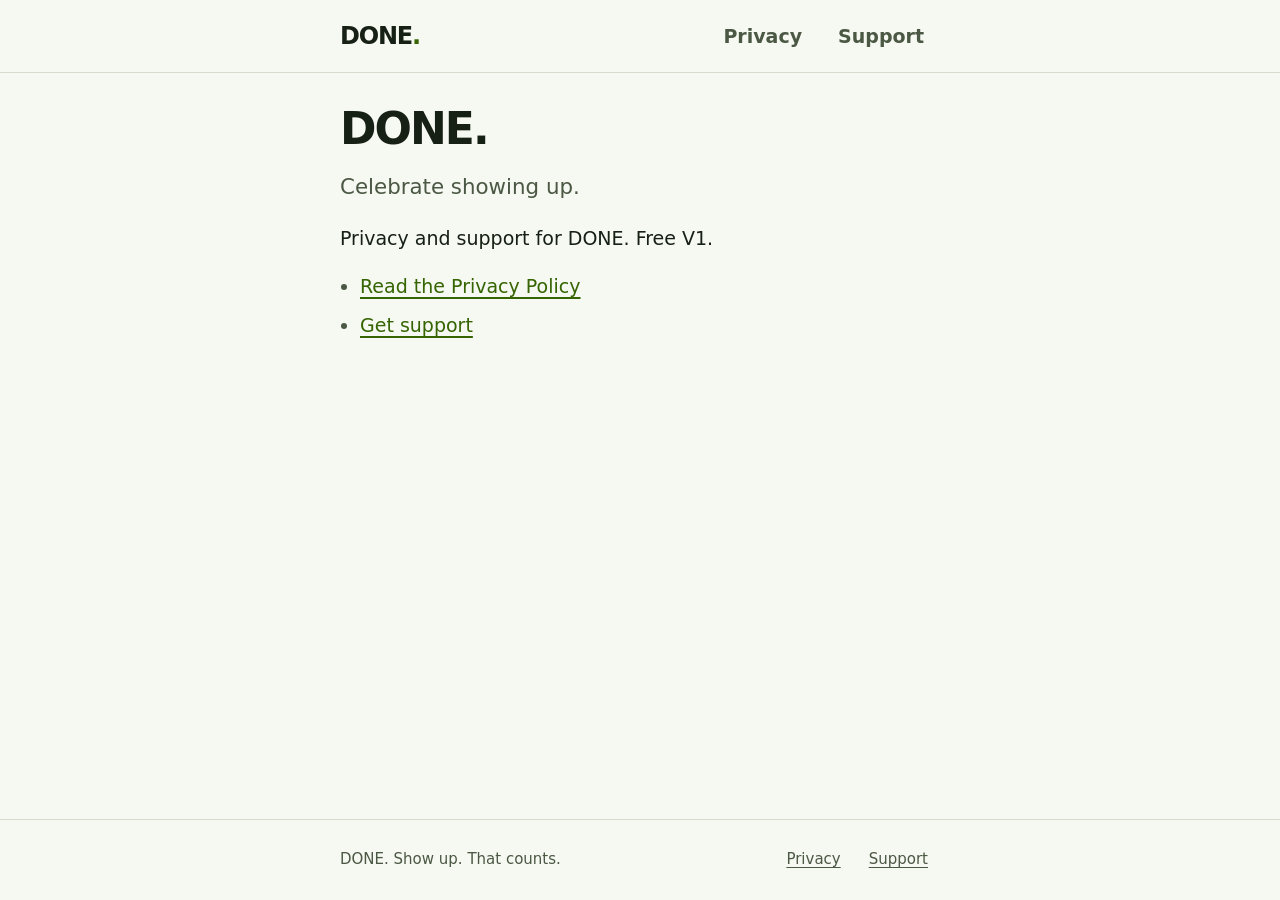
<file: index.html>
<!doctype html>
<html lang="en">
<head>
  <meta charset="utf-8">
  <meta name="viewport" content="width=device-width, initial-scale=1, viewport-fit=cover">
  <meta name="robots" content="index, follow">
  <meta name="referrer" content="no-referrer">
  <meta http-equiv="Content-Security-Policy" content="default-src 'none'; style-src 'self'; img-src 'self' data:; base-uri 'none'; form-action 'none'">
  <title>Privacy & Support | DONE.</title>
  <meta name="description" content="Privacy information and help for DONE. Free V1.">
  <meta property="og:title" content="Privacy & Support | DONE.">
  <meta property="og:description" content="Privacy information and help for DONE. Free V1.">
  <meta property="og:type" content="website">
  <link rel="icon" href="data:,">
  <link rel="stylesheet" href="./site.css">
</head>
<body data-page="home">
  <a class="skip-link" href="#content">Skip to content</a>
  <header class="site-header">
    <div class="wrap">
      <a class="wordmark" href="./" aria-label="DONE. home">DONE<span>.</span></a>
      <nav class="site-nav" aria-label="Public information">
        <ul>
          <li><a href="./privacy/" data-nav="privacy">Privacy</a></li>
          <li><a href="./support/" data-nav="support">Support</a></li>
        </ul>
      </nav>
    </div>
  </header>
  <main id="content" tabindex="-1">
    <div class="wrap">
      <article class="prose">
<h1>DONE.</h1><p class="lede">Celebrate showing up.</p><p>Privacy and support for DONE. Free V1.</p><ul><li><a href="./privacy/">Read the Privacy Policy</a></li><li><a href="./support/">Get support</a></li></ul>
      </article>
    </div>
  </main>
  <footer class="site-footer">
    <div class="wrap">
      <p>DONE. Show up. That counts.</p>
      <nav aria-label="Footer">
        <ul>
          <li><a href="./privacy/">Privacy</a></li>
          <li><a href="./support/">Support</a></li>
        </ul>
      </nav>
    </div>
  </footer>
</body>
</html>
</file>
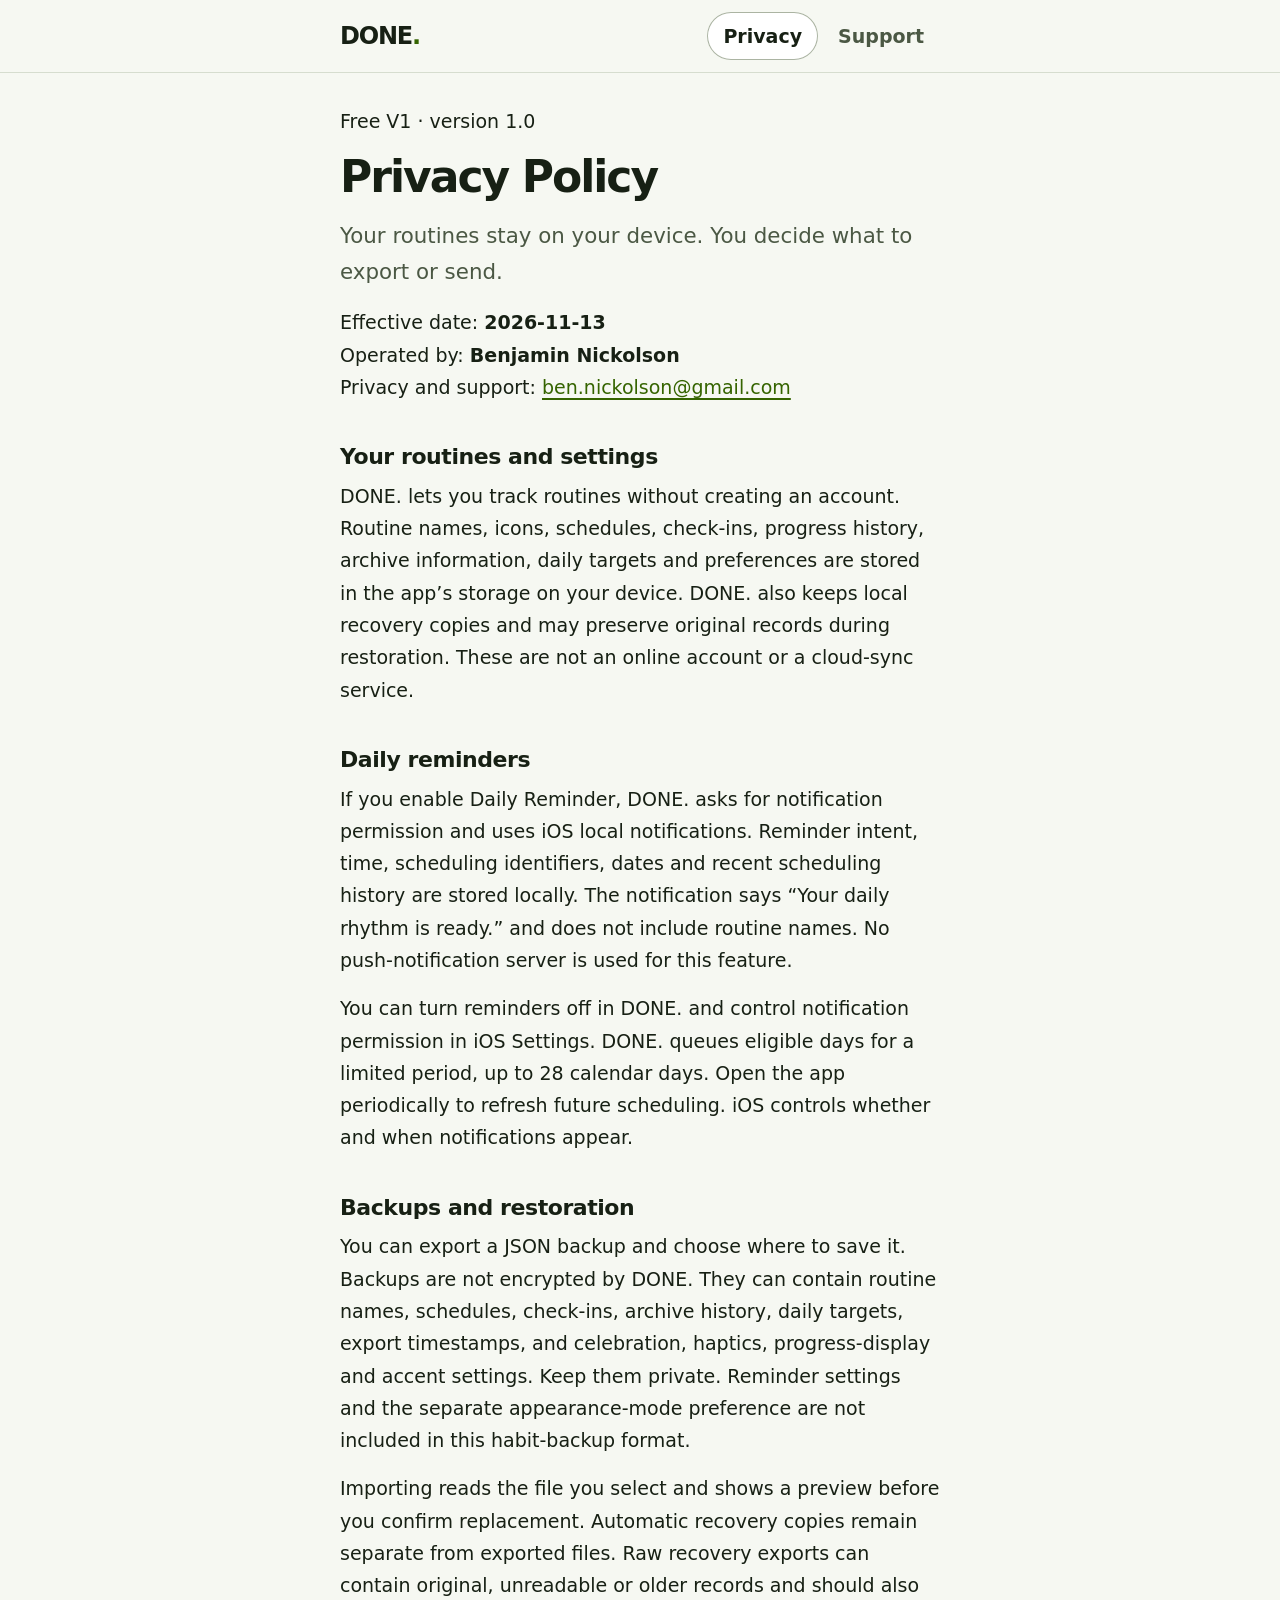
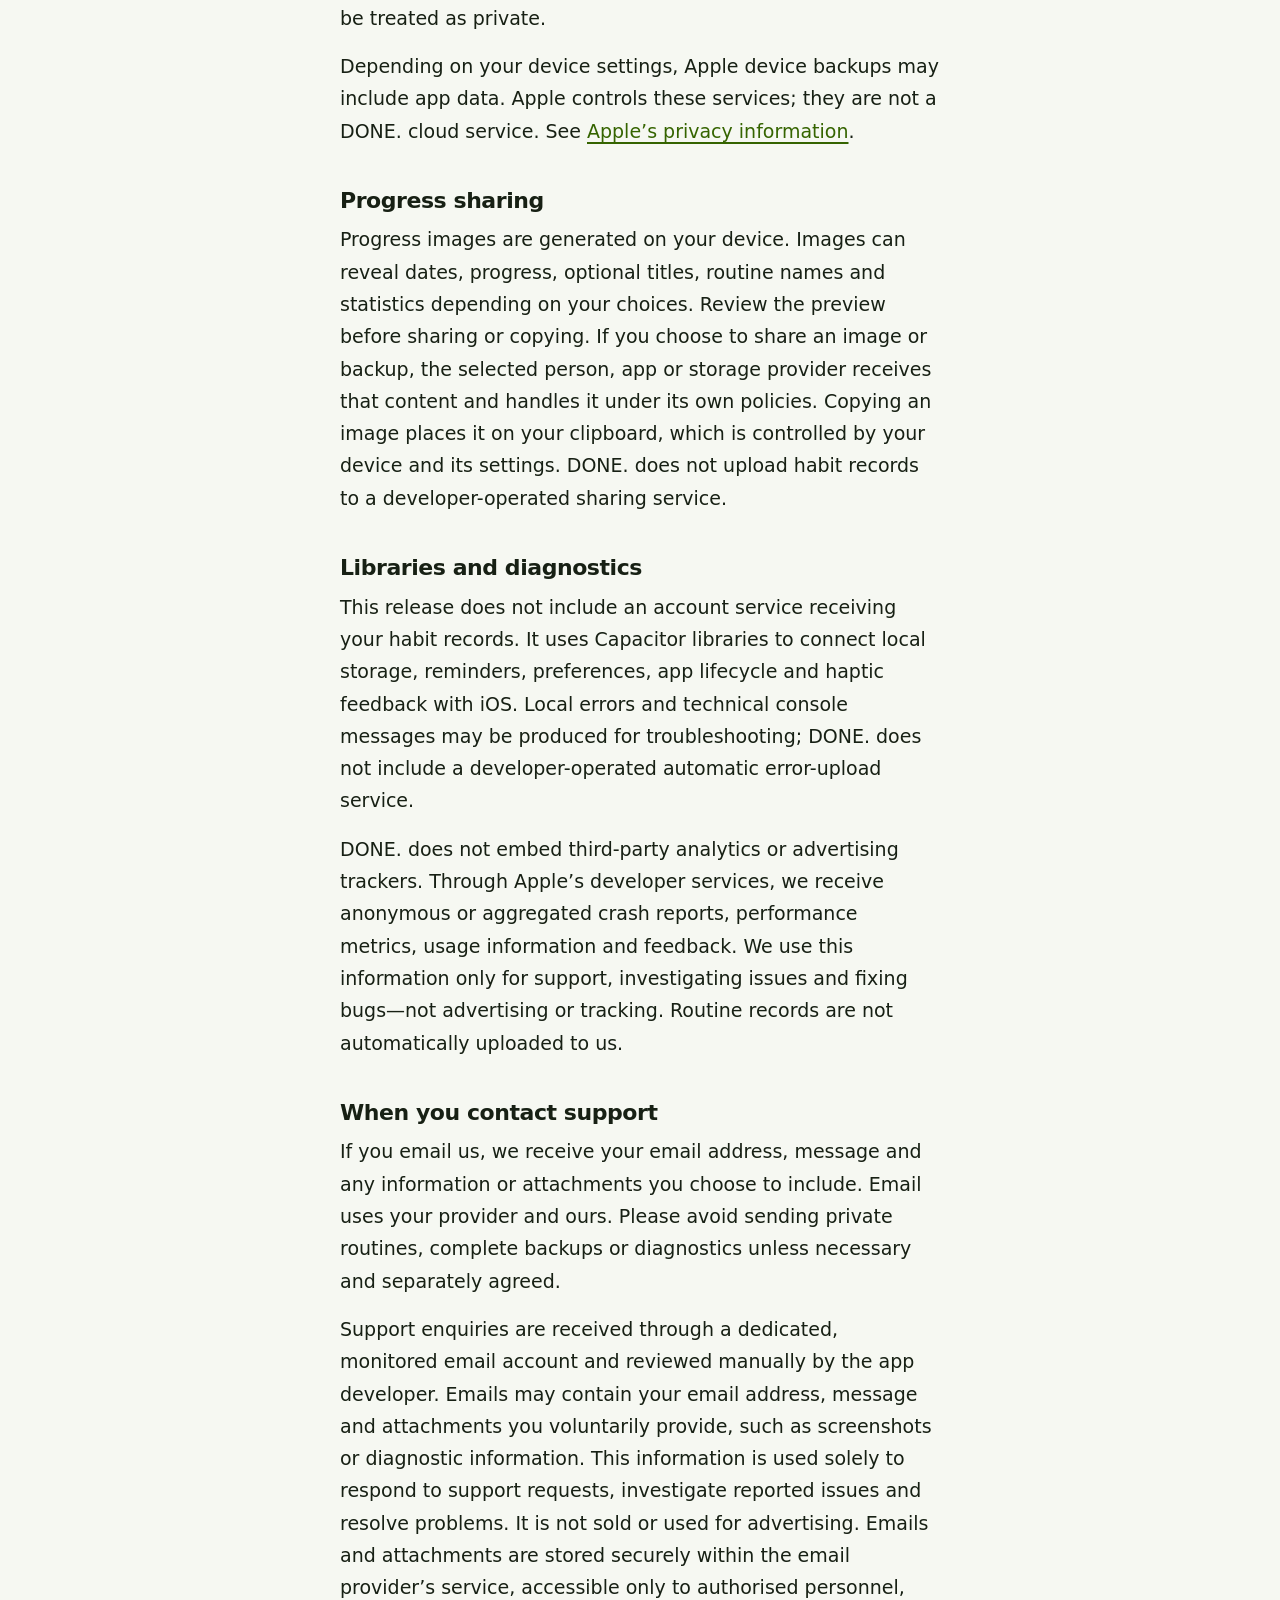
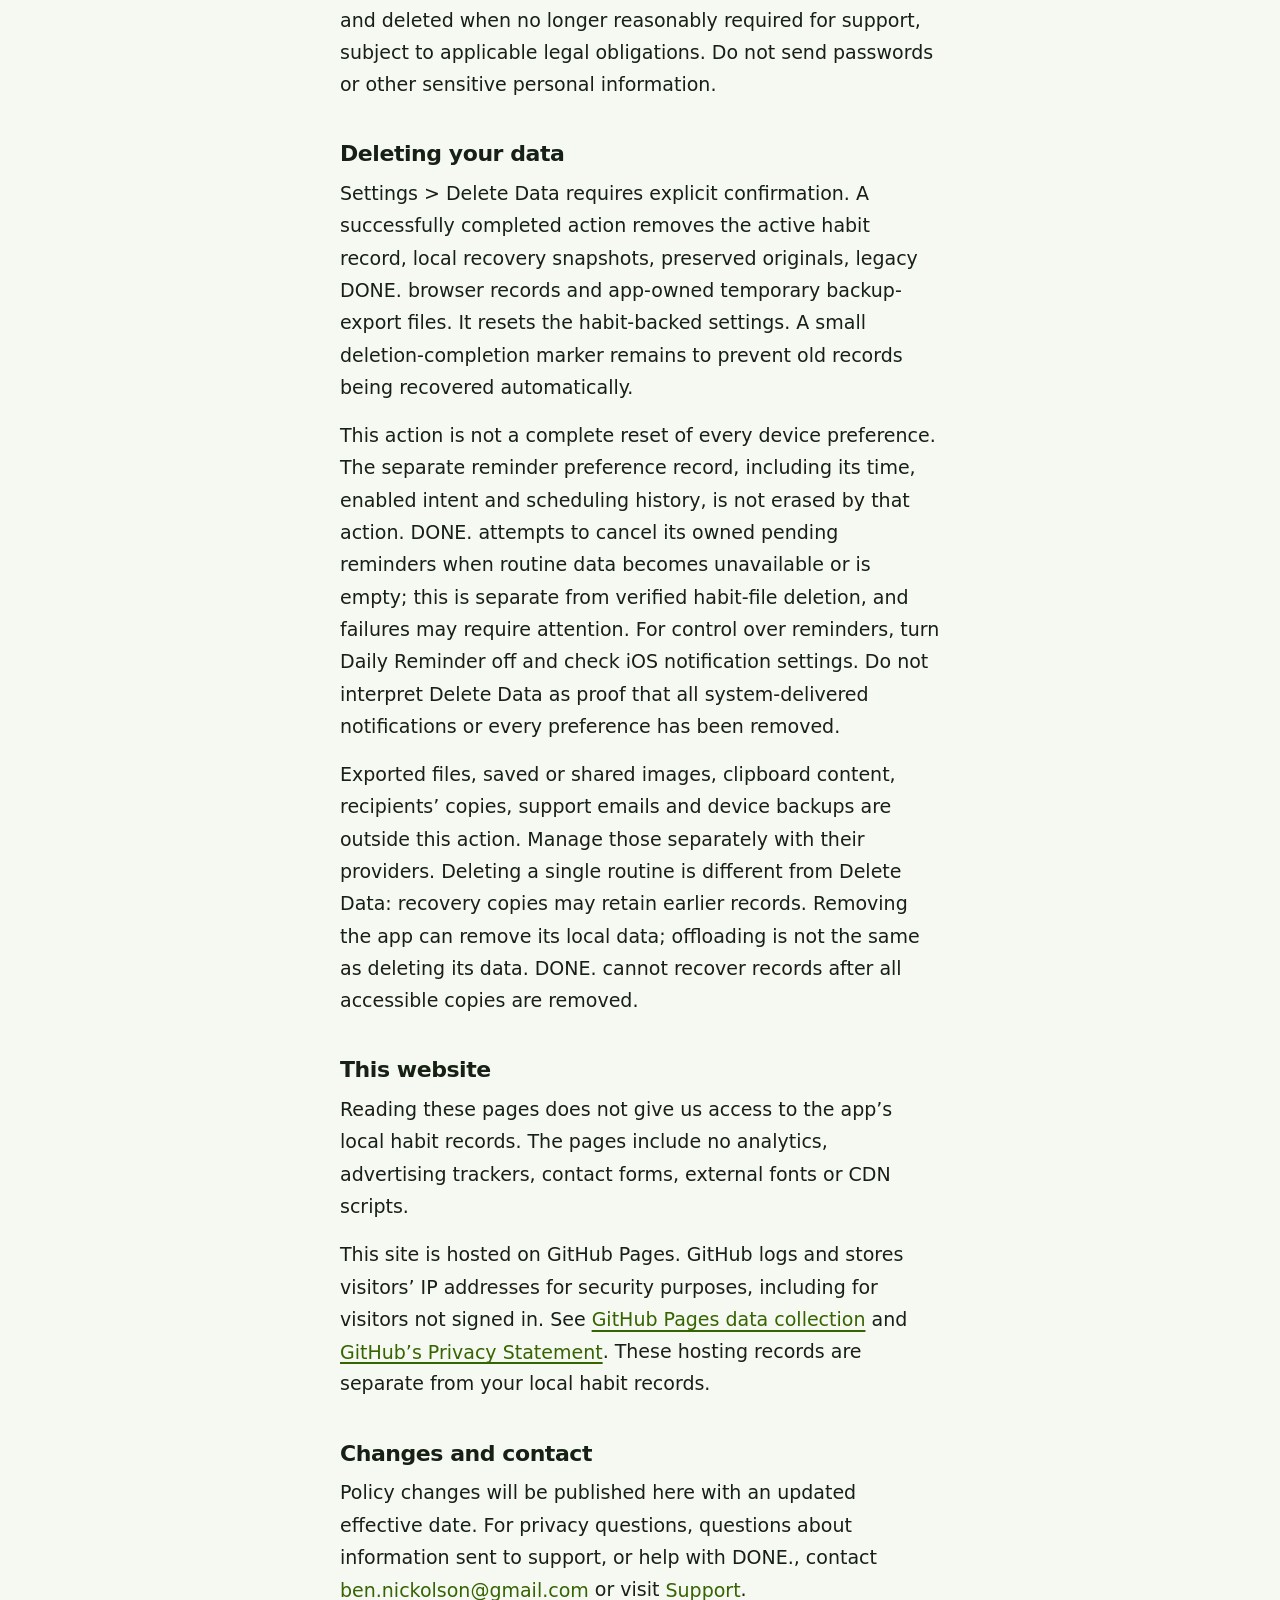
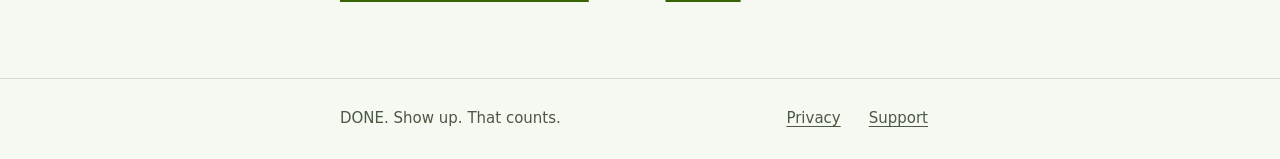
<file: privacy/index.html>
<!doctype html>
<html lang="en">
<head>
  <meta charset="utf-8">
  <meta name="viewport" content="width=device-width, initial-scale=1, viewport-fit=cover">
  <meta name="robots" content="index, follow">
  <meta name="referrer" content="no-referrer">
  <meta http-equiv="Content-Security-Policy" content="default-src 'none'; style-src 'self'; img-src 'self' data:; base-uri 'none'; form-action 'none'">
  <title>Privacy Policy | DONE.</title>
  <meta name="description" content="How DONE. Free V1 handles routines, reminders, backups and support.">
  <meta property="og:title" content="Privacy Policy | DONE.">
  <meta property="og:description" content="How DONE. Free V1 handles routines, reminders, backups and support.">
  <meta property="og:type" content="website">
  <link rel="icon" href="data:,">
  <link rel="stylesheet" href="../site.css">
</head>
<body data-page="privacy">
  <a class="skip-link" href="#content">Skip to content</a>
  <header class="site-header">
    <div class="wrap">
      <a class="wordmark" href="../" aria-label="DONE. home">DONE<span>.</span></a>
      <nav class="site-nav" aria-label="Public information">
        <ul>
          <li><a href="../privacy/" data-nav="privacy" aria-current="page">Privacy</a></li>
          <li><a href="../support/" data-nav="support">Support</a></li>
        </ul>
      </nav>
    </div>
  </header>
  <main id="content" tabindex="-1">
    <div class="wrap">
      <article class="prose">
<p class="eyebrow">Free V1 · version 1.0</p>
<h1>Privacy Policy</h1>
<p class="lede">Your routines stay on your device. You decide what to export or send.</p>
<p>Effective date: <strong>2026-11-13</strong><br>Operated by: <strong>Benjamin Nickolson</strong><br>Privacy and support: <a href="mailto:ben.nickolson@gmail.com">ben.nickolson@gmail.com</a></p>
<h2>Your routines and settings</h2>
<p>DONE. lets you track routines without creating an account. Routine names, icons, schedules, check-ins, progress history, archive information, daily targets and preferences are stored in the app’s storage on your device. DONE. also keeps local recovery copies and may preserve original records during restoration. These are not an online account or a cloud-sync service.</p>
<h2>Daily reminders</h2>
<p>If you enable Daily Reminder, DONE. asks for notification permission and uses iOS local notifications. Reminder intent, time, scheduling identifiers, dates and recent scheduling history are stored locally. The notification says “Your daily rhythm is ready.” and does not include routine names. No push-notification server is used for this feature.</p>
<p>You can turn reminders off in DONE. and control notification permission in iOS Settings. DONE. queues eligible days for a limited period, up to 28 calendar days. Open the app periodically to refresh future scheduling. iOS controls whether and when notifications appear.</p>
<h2>Backups and restoration</h2>
<p>You can export a JSON backup and choose where to save it. Backups are not encrypted by DONE. They can contain routine names, schedules, check-ins, archive history, daily targets, export timestamps, and celebration, haptics, progress-display and accent settings. Keep them private. Reminder settings and the separate appearance-mode preference are not included in this habit-backup format.</p>
<p>Importing reads the file you select and shows a preview before you confirm replacement. Automatic recovery copies remain separate from exported files. Raw recovery exports can contain original, unreadable or older records and should also be treated as private.</p>
<p>Depending on your device settings, Apple device backups may include app data. Apple controls these services; they are not a DONE. cloud service. See <a href="https://www.apple.com/legal/privacy/">Apple’s privacy information</a>.</p>
<h2>Progress sharing</h2>
<p>Progress images are generated on your device. Images can reveal dates, progress, optional titles, routine names and statistics depending on your choices. Review the preview before sharing or copying. If you choose to share an image or backup, the selected person, app or storage provider receives that content and handles it under its own policies. Copying an image places it on your clipboard, which is controlled by your device and its settings. DONE. does not upload habit records to a developer-operated sharing service.</p>
<h2>Libraries and diagnostics</h2>
<p>This release does not include an account service receiving your habit records. It uses Capacitor libraries to connect local storage, reminders, preferences, app lifecycle and haptic feedback with iOS. Local errors and technical console messages may be produced for troubleshooting; DONE. does not include a developer-operated automatic error-upload service.</p>
<p>DONE. does not embed third-party analytics or advertising trackers. Through Apple’s developer services, we receive anonymous or aggregated crash reports, performance metrics, usage information and feedback. We use this information only for support, investigating issues and fixing bugs—not advertising or tracking. Routine records are not automatically uploaded to us.</p>
<h2>When you contact support</h2>
<p>If you email us, we receive your email address, message and any information or attachments you choose to include. Email uses your provider and ours. Please avoid sending private routines, complete backups or diagnostics unless necessary and separately agreed.</p>
<p>Support enquiries are received through a dedicated, monitored email account and reviewed manually by the app developer. Emails may contain your email address, message and attachments you voluntarily provide, such as screenshots or diagnostic information. This information is used solely to respond to support requests, investigate reported issues and resolve problems. It is not sold or used for advertising. Emails and attachments are stored securely within the email provider’s service, accessible only to authorised personnel, and deleted when no longer reasonably required for support, subject to applicable legal obligations. Do not send passwords or other sensitive personal information.</p>
<h2>Deleting your data</h2>
<p>Settings &gt; Delete Data requires explicit confirmation. A successfully completed action removes the active habit record, local recovery snapshots, preserved originals, legacy DONE. browser records and app-owned temporary backup-export files. It resets the habit-backed settings. A small deletion-completion marker remains to prevent old records being recovered automatically.</p>
<p>This action is not a complete reset of every device preference. The separate reminder preference record, including its time, enabled intent and scheduling history, is not erased by that action. DONE. attempts to cancel its owned pending reminders when routine data becomes unavailable or is empty; this is separate from verified habit-file deletion, and failures may require attention. For control over reminders, turn Daily Reminder off and check iOS notification settings. Do not interpret Delete Data as proof that all system-delivered notifications or every preference has been removed.</p>
<p>Exported files, saved or shared images, clipboard content, recipients’ copies, support emails and device backups are outside this action. Manage those separately with their providers. Deleting a single routine is different from Delete Data: recovery copies may retain earlier records. Removing the app can remove its local data; offloading is not the same as deleting its data. DONE. cannot recover records after all accessible copies are removed.</p>
<h2>This website</h2>
<p>Reading these pages does not give us access to the app’s local habit records. The pages include no analytics, advertising trackers, contact forms, external fonts or CDN scripts.</p>
<p>This site is hosted on GitHub Pages. GitHub logs and stores visitors’ IP addresses for security purposes, including for visitors not signed in. See <a href="https://docs.github.com/en/pages/getting-started-with-github-pages/what-is-github-pages#data-collection">GitHub Pages data collection</a> and <a href="https://docs.github.com/en/site-policy/privacy-policies/github-general-privacy-statement">GitHub’s Privacy Statement</a>. These hosting records are separate from your local habit records.</p>
<h2>Changes and contact</h2>
<p>Policy changes will be published here with an updated effective date. For privacy questions, questions about information sent to support, or help with DONE., contact <a href="mailto:ben.nickolson@gmail.com">ben.nickolson@gmail.com</a> or visit <a href="../support/">Support</a>.</p>

      </article>
    </div>
  </main>
  <footer class="site-footer">
    <div class="wrap">
      <p>DONE. Show up. That counts.</p>
      <nav aria-label="Footer">
        <ul>
          <li><a href="../privacy/">Privacy</a></li>
          <li><a href="../support/">Support</a></li>
        </ul>
      </nav>
    </div>
  </footer>
</body>
</html>
</file>
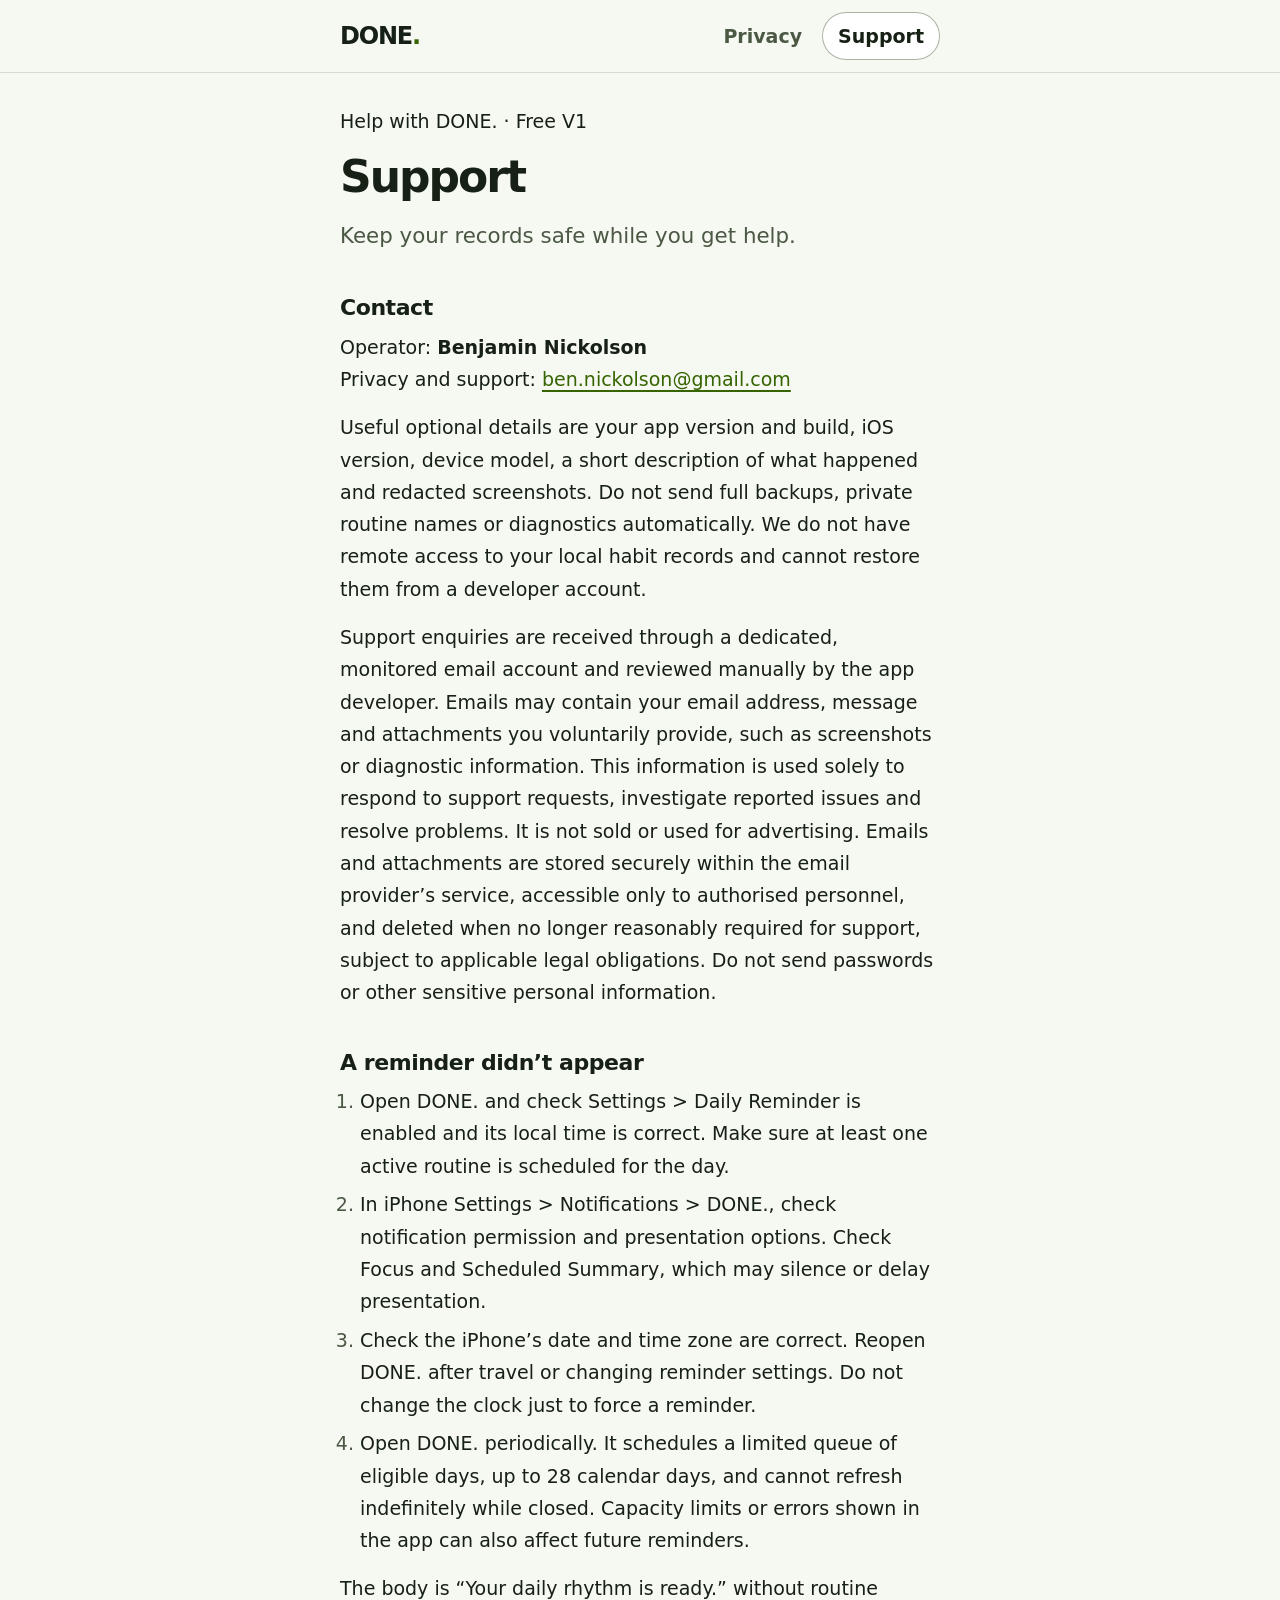
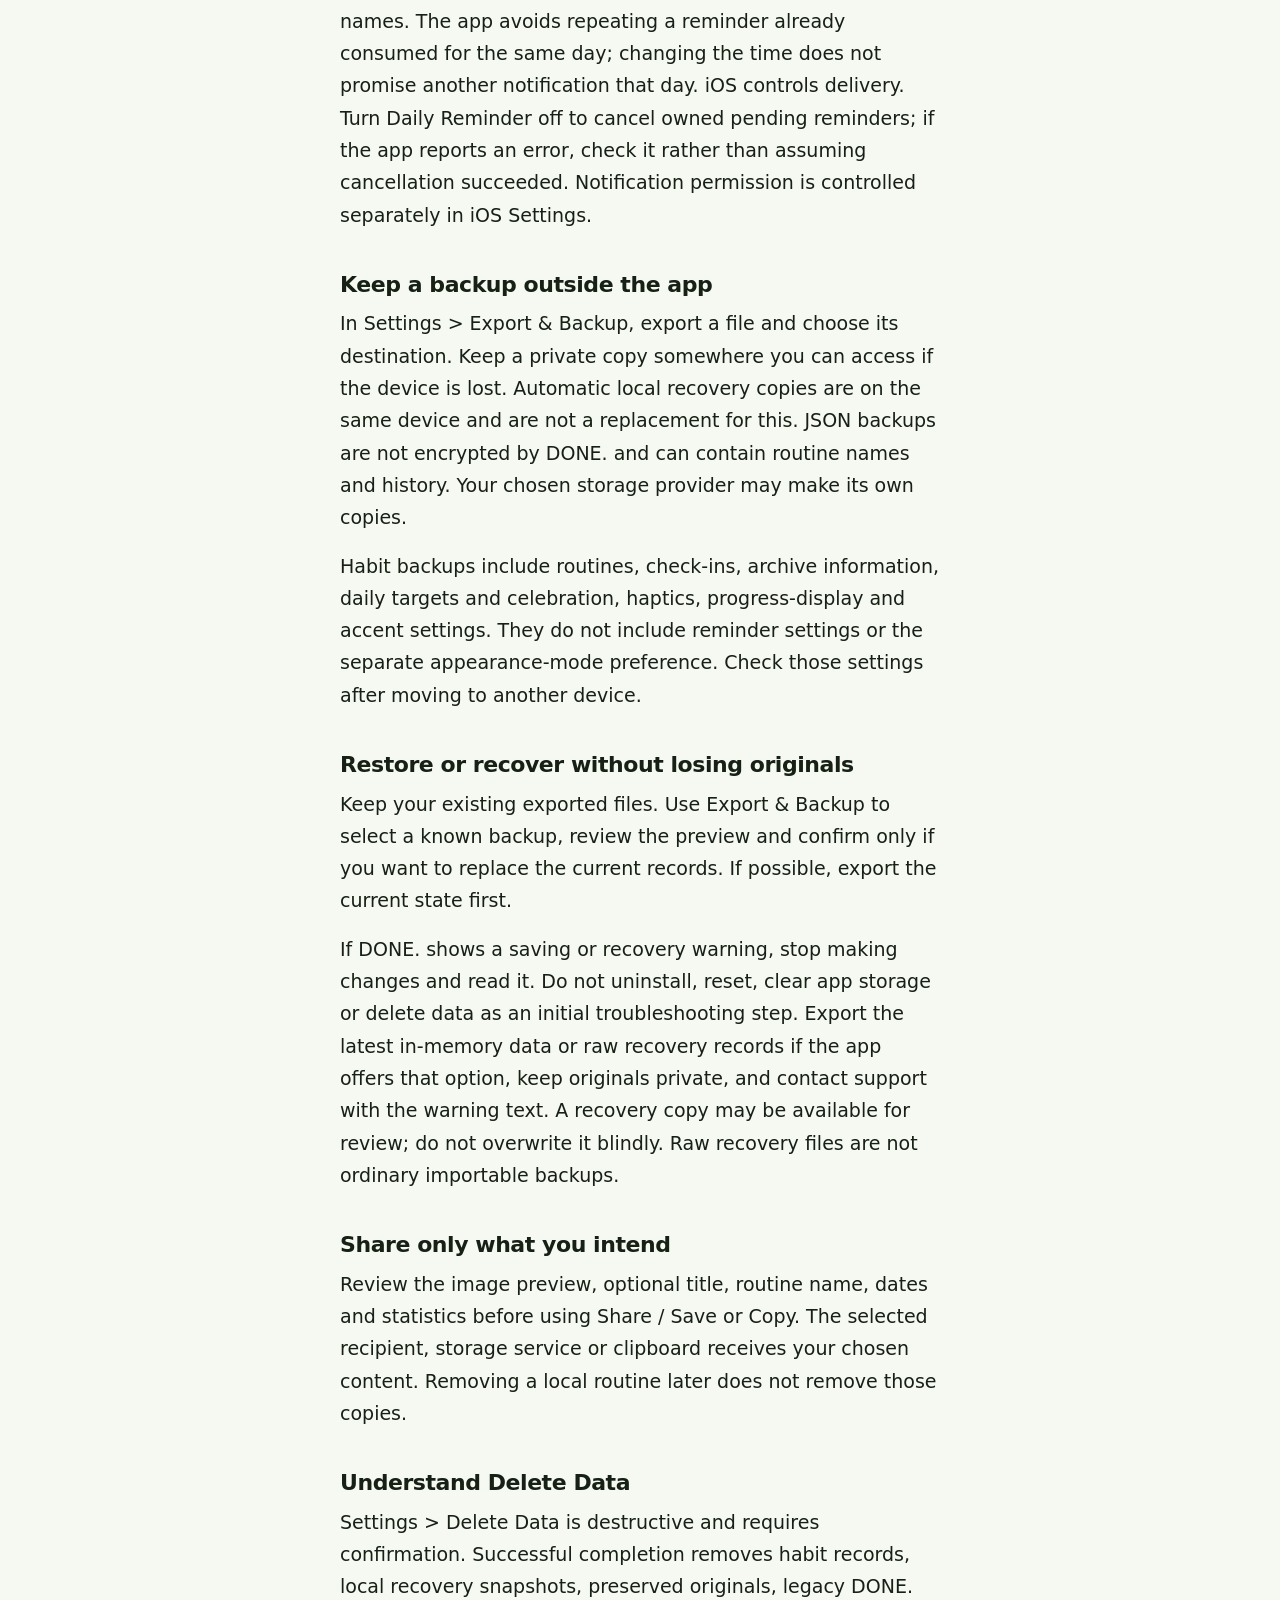
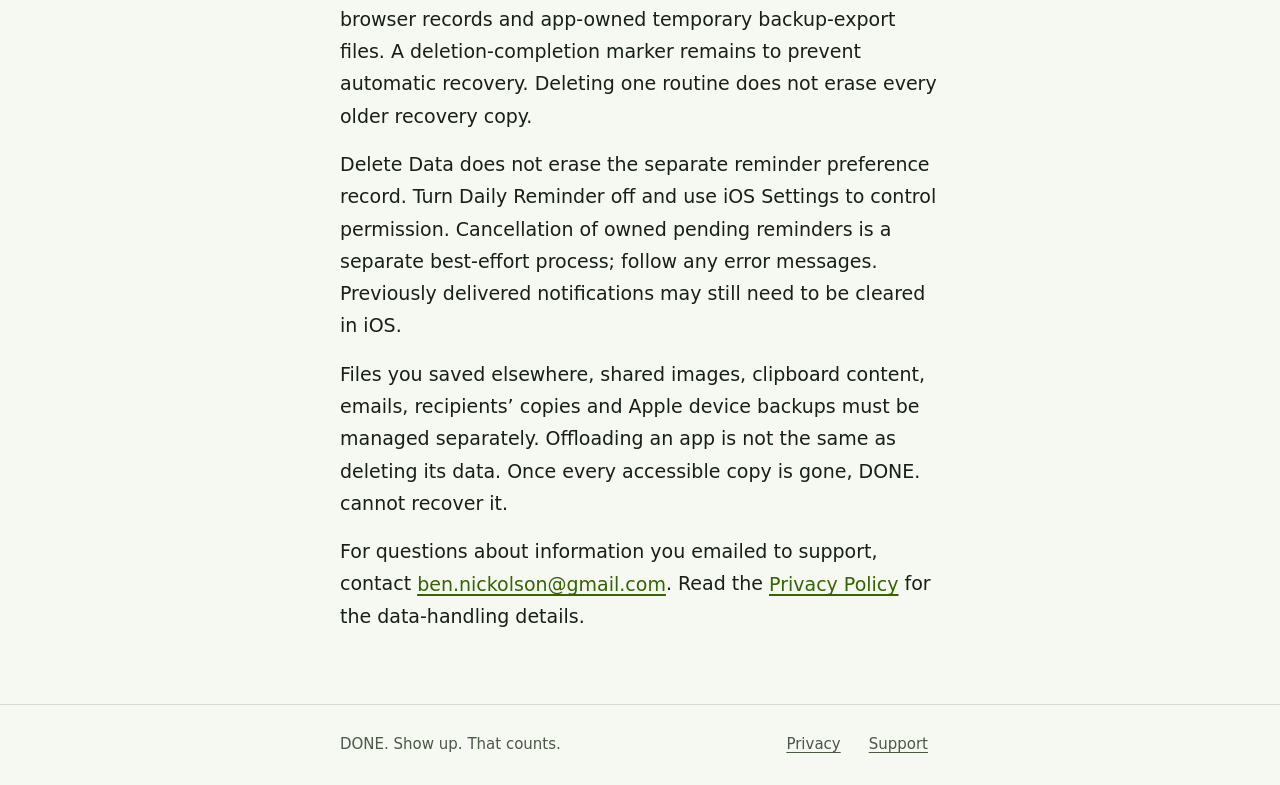
<file: support/index.html>
<!doctype html>
<html lang="en">
<head>
  <meta charset="utf-8">
  <meta name="viewport" content="width=device-width, initial-scale=1, viewport-fit=cover">
  <meta name="robots" content="index, follow">
  <meta name="referrer" content="no-referrer">
  <meta http-equiv="Content-Security-Policy" content="default-src 'none'; style-src 'self'; img-src 'self' data:; base-uri 'none'; form-action 'none'">
  <title>Support | DONE.</title>
  <meta name="description" content="Help with DONE. reminders, backups, recovery, sharing and deletion.">
  <meta property="og:title" content="Support | DONE.">
  <meta property="og:description" content="Help with DONE. reminders, backups, recovery, sharing and deletion.">
  <meta property="og:type" content="website">
  <link rel="icon" href="data:,">
  <link rel="stylesheet" href="../site.css">
</head>
<body data-page="support">
  <a class="skip-link" href="#content">Skip to content</a>
  <header class="site-header">
    <div class="wrap">
      <a class="wordmark" href="../" aria-label="DONE. home">DONE<span>.</span></a>
      <nav class="site-nav" aria-label="Public information">
        <ul>
          <li><a href="../privacy/" data-nav="privacy">Privacy</a></li>
          <li><a href="../support/" data-nav="support" aria-current="page">Support</a></li>
        </ul>
      </nav>
    </div>
  </header>
  <main id="content" tabindex="-1">
    <div class="wrap">
      <article class="prose">
<p class="eyebrow">Help with DONE. · Free V1</p>
<h1>Support</h1>
<p class="lede">Keep your records safe while you get help.</p>
<h2>Contact</h2>
<p>Operator: <strong>Benjamin Nickolson</strong><br>Privacy and support: <a href="mailto:ben.nickolson@gmail.com">ben.nickolson@gmail.com</a></p>
<p>Useful optional details are your app version and build, iOS version, device model, a short description of what happened and redacted screenshots. Do not send full backups, private routine names or diagnostics automatically. We do not have remote access to your local habit records and cannot restore them from a developer account.</p>
<p>Support enquiries are received through a dedicated, monitored email account and reviewed manually by the app developer. Emails may contain your email address, message and attachments you voluntarily provide, such as screenshots or diagnostic information. This information is used solely to respond to support requests, investigate reported issues and resolve problems. It is not sold or used for advertising. Emails and attachments are stored securely within the email provider’s service, accessible only to authorised personnel, and deleted when no longer reasonably required for support, subject to applicable legal obligations. Do not send passwords or other sensitive personal information.</p>
<h2>A reminder didn’t appear</h2>
<ol>
<li>Open DONE. and check Settings &gt; Daily Reminder is enabled and its local time is correct. Make sure at least one active routine is scheduled for the day.</li>
<li>In iPhone Settings &gt; Notifications &gt; DONE., check notification permission and presentation options. Check Focus and Scheduled Summary, which may silence or delay presentation.</li>
<li>Check the iPhone’s date and time zone are correct. Reopen DONE. after travel or changing reminder settings. Do not change the clock just to force a reminder.</li>
<li>Open DONE. periodically. It schedules a limited queue of eligible days, up to 28 calendar days, and cannot refresh indefinitely while closed. Capacity limits or errors shown in the app can also affect future reminders.</li>
</ol>
<p>The body is “Your daily rhythm is ready.” without routine names. The app avoids repeating a reminder already consumed for the same day; changing the time does not promise another notification that day. iOS controls delivery. Turn Daily Reminder off to cancel owned pending reminders; if the app reports an error, check it rather than assuming cancellation succeeded. Notification permission is controlled separately in iOS Settings.</p>
<h2>Keep a backup outside the app</h2>
<p>In Settings &gt; Export &amp; Backup, export a file and choose its destination. Keep a private copy somewhere you can access if the device is lost. Automatic local recovery copies are on the same device and are not a replacement for this. JSON backups are not encrypted by DONE. and can contain routine names and history. Your chosen storage provider may make its own copies.</p>
<p>Habit backups include routines, check-ins, archive information, daily targets and celebration, haptics, progress-display and accent settings. They do not include reminder settings or the separate appearance-mode preference. Check those settings after moving to another device.</p>
<h2>Restore or recover without losing originals</h2>
<p>Keep your existing exported files. Use Export &amp; Backup to select a known backup, review the preview and confirm only if you want to replace the current records. If possible, export the current state first.</p>
<p>If DONE. shows a saving or recovery warning, stop making changes and read it. Do not uninstall, reset, clear app storage or delete data as an initial troubleshooting step. Export the latest in-memory data or raw recovery records if the app offers that option, keep originals private, and contact support with the warning text. A recovery copy may be available for review; do not overwrite it blindly. Raw recovery files are not ordinary importable backups.</p>
<h2>Share only what you intend</h2>
<p>Review the image preview, optional title, routine name, dates and statistics before using Share / Save or Copy. The selected recipient, storage service or clipboard receives your chosen content. Removing a local routine later does not remove those copies.</p>
<h2>Understand Delete Data</h2>
<p>Settings &gt; Delete Data is destructive and requires confirmation. Successful completion removes habit records, local recovery snapshots, preserved originals, legacy DONE. browser records and app-owned temporary backup-export files. A deletion-completion marker remains to prevent automatic recovery. Deleting one routine does not erase every older recovery copy.</p>
<p>Delete Data does not erase the separate reminder preference record. Turn Daily Reminder off and use iOS Settings to control permission. Cancellation of owned pending reminders is a separate best-effort process; follow any error messages. Previously delivered notifications may still need to be cleared in iOS.</p>
<p>Files you saved elsewhere, shared images, clipboard content, emails, recipients’ copies and Apple device backups must be managed separately. Offloading an app is not the same as deleting its data. Once every accessible copy is gone, DONE. cannot recover it.</p>
<p>For questions about information you emailed to support, contact <a href="mailto:ben.nickolson@gmail.com">ben.nickolson@gmail.com</a>. Read the <a href="../privacy/">Privacy Policy</a> for the data-handling details.</p>

      </article>
    </div>
  </main>
  <footer class="site-footer">
    <div class="wrap">
      <p>DONE. Show up. That counts.</p>
      <nav aria-label="Footer">
        <ul>
          <li><a href="../privacy/">Privacy</a></li>
          <li><a href="../support/">Support</a></li>
        </ul>
      </nav>
    </div>
  </footer>
</body>
</html>
</file>
<file: site.css>
/* DONE. public information pages. Static, no external resources. */
:root {
  color-scheme: dark light;
  --bg: #0B0E0B; --surface: #171B16; --inset: #111510;
  --border: #32382F; --border-soft: #252B23;
  --text: #E9EEE6; --muted: #B4B8AF; --accent: #B4FF72; --on-accent: #10150D;
  --notice-bg: #2A2614; --notice-border: #8A7A35; --notice-text: #F2E7B8;
  --font: Manrope, ui-sans-serif, system-ui, -apple-system, "Segoe UI", sans-serif;
  --measure: 40rem; --tap: 48px; --radius: 14px;
}
@media (prefers-color-scheme: light) {
  :root {
    --bg: #F6F8F2; --surface: #FFFFFF; --inset: #F1F4EC;
    --border: #ABB4A2; --border-soft: #D6DDCF;
    --text: #172014; --muted: #4B5844; --accent: #356400; --on-accent: #FFFFFF;
    --notice-bg: #FBF3D6; --notice-border: #8A6D00; --notice-text: #3D3000;
  }
}
* { box-sizing: border-box; }
html { background: var(--bg); -webkit-text-size-adjust: 100%; }
body {
  margin: 0; min-height: 100dvh; background: var(--bg); color: var(--text);
  font-family: var(--font); font-size: 1.0625rem; line-height: 1.7;
  display: flex; flex-direction: column;
}
@media (min-width: 48rem) { body { font-size: 1.1875rem; } }

a { color: var(--accent); text-decoration-thickness: .08em; text-underline-offset: .2em; }
a:hover { text-decoration-thickness: .14em; }
:focus-visible { outline: 3px solid var(--accent); outline-offset: 3px; border-radius: 6px; }

.skip-link {
  position: absolute; left: 1rem; top: .5rem; z-index: 10;
  max-width: calc(100% - 2rem); transform: translateY(calc(-100% - 1rem));
  background: var(--accent); color: var(--on-accent); font-weight: 700;
  padding: .75rem 1rem; border-radius: 10px; text-decoration: none;
}
.skip-link:focus { transform: translateY(0); }

.wrap { width: 100%; max-width: var(--measure); margin: 0 auto; padding: 0 1.25rem; }

.site-header { border-bottom: 1px solid var(--border-soft); }
.site-header .wrap {
  display: flex; flex-wrap: wrap; align-items: center; justify-content: space-between;
  gap: .5rem 1rem; padding-top: .75rem; padding-bottom: .75rem;
}
.wordmark {
  display: inline-flex; align-items: center; min-height: var(--tap);
  font-size: 1.5rem; font-weight: 800; letter-spacing: -.05em;
  color: var(--text); text-decoration: none;
}
.wordmark span { color: var(--accent); }

.site-nav { max-width: 100%; }
.site-nav ul { display: flex; flex-wrap: wrap; gap: .25rem; margin: 0; padding: 0; list-style: none; }
.site-nav a {
  display: inline-flex; align-items: center; min-height: var(--tap); padding: 0 1rem;
  border-radius: 999px; color: var(--muted); font-weight: 600; text-decoration: none;
}
.site-nav a:hover { color: var(--text); background: var(--surface); }
.site-nav a[aria-current="page"] { color: var(--text); background: var(--surface); box-shadow: inset 0 0 0 1px var(--border); }

.review-notice {
  margin: 1.5rem 0 0; padding: 1rem 1.125rem;
  background: var(--notice-bg); color: var(--notice-text);
  border: 2px dashed var(--notice-border); border-radius: var(--radius);
  font-size: .9375rem; line-height: 1.55;
}
.review-notice strong { display: block; font-size: 1rem; letter-spacing: .02em; margin-bottom: .25rem; }
.review-notice p { margin: 0; }
.prose, .review-notice { overflow-wrap: anywhere; }

main { flex: 1; padding: 2rem 0 3.5rem; }
.prose h1 {
  font-size: clamp(2rem, 1.6rem + 2vw, 2.75rem); line-height: 1.1;
  letter-spacing: -.045em; font-weight: 800; margin: 0 0 1rem;
}
.prose h2 { font-size: 1.375rem; line-height: 1.3; letter-spacing: -.02em; margin: 2.5rem 0 .5rem; }
.prose h3 { font-size: 1.125rem; line-height: 1.35; margin: 1.75rem 0 .25rem; }
.prose p, .prose ul, .prose ol { margin: 0 0 1rem; }
.prose ul, .prose ol { padding-left: 1.25rem; }
.prose li { margin-bottom: .4rem; }
.prose li::marker { color: var(--muted); }
.prose strong { font-weight: 700; }
.prose hr { border: 0; border-top: 1px solid var(--border-soft); margin: 2.5rem 0; }
.prose .lede { font-size: 1.125em; color: var(--muted); }
.prose code { font-family: ui-monospace, SFMono-Regular, Menlo, monospace; font-size: .9em; background: var(--inset); padding: .1em .35em; border-radius: 6px; }
.prose a { overflow-wrap: anywhere; }
.prose li > a, .prose p > a { padding-block: .35em; }

.site-footer { border-top: 1px solid var(--border-soft); color: var(--muted); font-size: .9375rem; }
.site-footer .wrap { display: flex; flex-wrap: wrap; align-items: center; justify-content: space-between; gap: .5rem 1rem; padding-top: 1rem; padding-bottom: max(1rem, env(safe-area-inset-bottom)); }
.site-footer p { margin: 0; }
.site-footer ul { display: flex; flex-wrap: wrap; gap: 0 .25rem; margin: 0; padding: 0; list-style: none; }
.site-footer a { display: inline-flex; align-items: center; min-height: var(--tap); padding: 0 .75rem; color: var(--muted); }
.site-footer a:hover { color: var(--text); }

@media (prefers-reduced-motion: reduce) { * { transition: none !important; animation: none !important; } }
@media print {
  .site-nav, .skip-link { display: none; }
  body { background: #fff; color: #111; }
}
</file>
